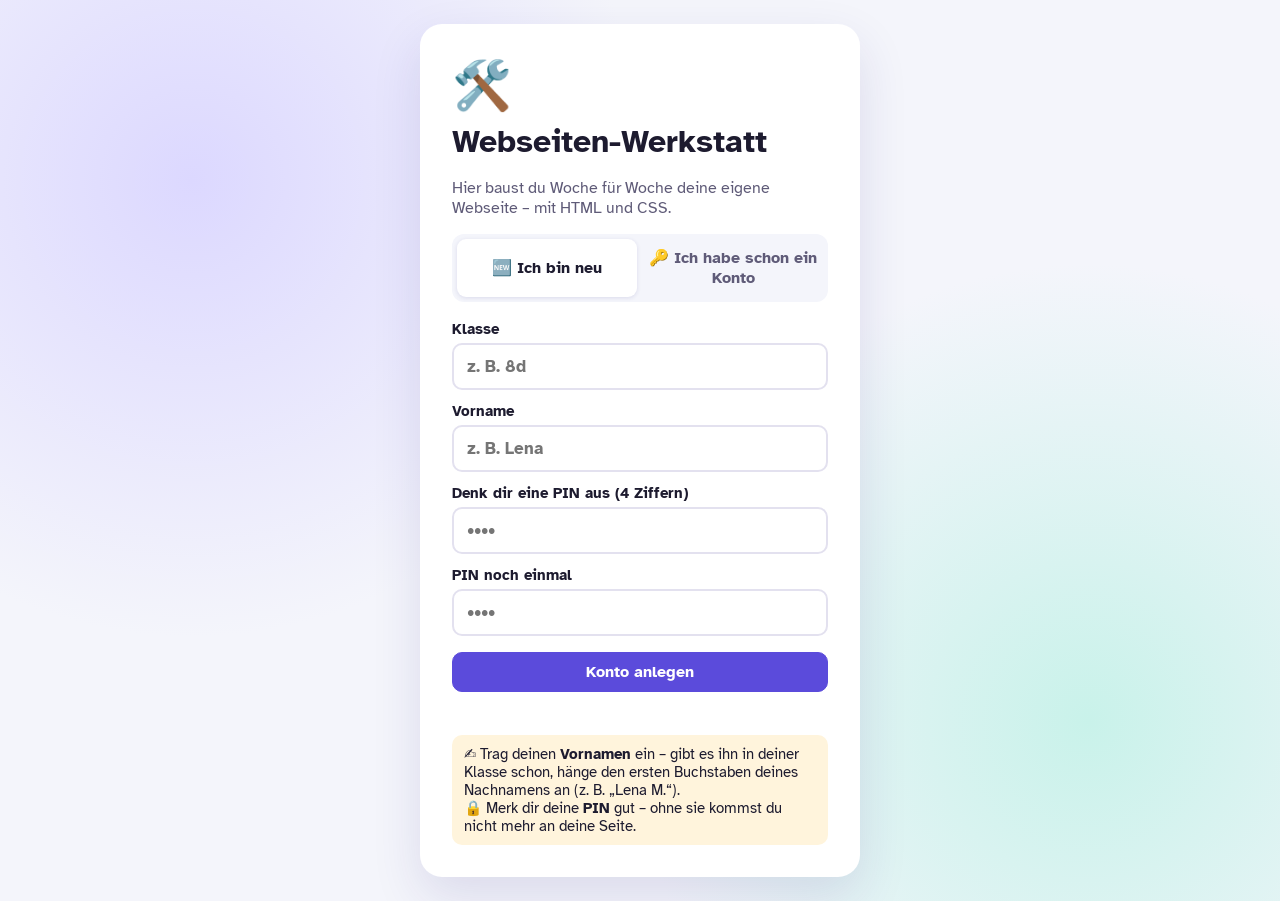
<file: public/index.html>
<!DOCTYPE html>
<html lang="de">
<head>
  <meta charset="utf-8">
  <meta name="viewport" content="width=device-width, initial-scale=1">
  <meta name="robots" content="noindex">
  <title>Webseiten-Werkstatt</title>
  <link rel="icon" href="data:image/svg+xml,<svg xmlns='http://www.w3.org/2000/svg' viewBox='0 0 100 100'><text y='.9em' font-size='90'>🛠️</text></svg>">
  <link rel="stylesheet" href="vendor/codemirror/codemirror.min.css">
  <link rel="stylesheet" href="styles.css?v=3">
</head>
<body>
  <!-- Anmeldung -->
  <div id="login" class="login">
    <div class="login-card">
      <div class="login-logo">🛠️</div>
      <h1>Webseiten-Werkstatt</h1>
      <p class="muted">Hier baust du Woche für Woche deine eigene Webseite – mit HTML und CSS.</p>
      <div class="mode" role="tablist">
        <button type="button" id="m-new" class="on">🆕 Ich bin neu</button>
        <button type="button" id="m-old">🔑 Ich habe schon ein Konto</button>
      </div>
      <form id="login-form" autocomplete="off">
        <label>Klasse <input id="l-kurs" required placeholder="z. B. 8d"></label>
        <label>Vorname <input id="l-nick" required maxlength="20" placeholder="z. B. Lena"></label>
        <label><span id="l-pin-lbl">Denk dir eine PIN aus (4 Ziffern)</span> <input id="l-pin" required inputmode="numeric" pattern="\d{4}" maxlength="4" type="password" placeholder="••••"></label>
        <label id="l-pin2-wrap">PIN noch einmal <input id="l-pin2" inputmode="numeric" pattern="\d{4}" maxlength="4" type="password" placeholder="••••"></label>
        <button type="submit" class="btn primary" id="l-go">Konto anlegen</button>
        <p class="login-msg" id="l-msg" role="alert"></p>
      </form>
      <div class="login-hint">✍️ Trag deinen <b>Vornamen</b> ein – gibt es ihn in deiner Klasse schon, hänge den ersten Buchstaben deines Nachnamens an (z. B. „Lena M.“).<br>🔒 Merk dir deine <b>PIN</b> gut – ohne sie kommst du nicht mehr an deine Seite.</div>
    </div>
  </div>

  <!-- Werkstatt -->
  <div id="app" hidden>
    <header class="bar">
      <div class="namebadge" id="me-name" title="Webseiten-Werkstatt"></div>
      <div class="st-nav">
        <button class="icon-btn" id="st-prev" title="Vorherige Station">‹</button>
        <button class="st-pick" id="st-pick"></button>
        <button class="icon-btn" id="st-next" title="Nächste Station">›</button>
      </div>
      <nav class="views">
        <button data-view="station" class="on">📘 Station</button>
        <button data-view="map">🗺️ Übersicht</button>
        <button data-view="note">🎓 Meine Note</button>
        <button data-view="spick">📚 Spickzettel</button>
        <button data-view="tasten">⌨️ Tasten</button>
      </nav>
      <div class="me">
                <span class="save" id="save-state"></span>
        <button class="btn small" id="logout">Abmelden</button>
      </div>
    </header>

    <div class="split" id="split">
      <section class="learn" id="learn"></section>
      <section class="work">
        <div class="work-bar">
          <div class="files">
            <button data-file="html" class="on">📄 index.html</button>
            <button data-file="css" hidden>🎨 style.css</button>
          </div>
          <div class="tools">
            <button id="t-xray" title="Zeigt alle Boxen deiner Seite" hidden>🔍 Röntgenblick</button>
            <button id="t-share" title="Deine Seite auf Handy oder iPad ansehen">📱 Auf Handy/iPad ansehen</button>
            <button id="t-big" title="Vorschau groß anzeigen">⤢ Groß</button>
            <div class="more"><button id="t-more" title="Weitere Werkzeuge">⋯</button>
              <div class="more-menu" id="more-menu" hidden>
                <button id="t-versions">🕘 Ältere Versionen</button>
                <button id="t-download">⬇️ Seite herunterladen</button>
                <button id="t-import">📥 Code aus CodePen übernehmen</button>
              </div>
            </div>
          </div>
        </div>
        <div class="editor" id="editor"></div>
        <button class="detective" id="detective" aria-expanded="false"></button>
        <div class="detective-list" id="detective-list" hidden></div>
        <div class="preview-wrap">
          <div class="preview-bar"><span>👁️ So sieht deine Seite aus</span><span class="pv-title" id="pv-title"></span></div>
          <iframe id="preview" title="Vorschau deiner Seite" sandbox="allow-scripts allow-popups allow-popups-to-escape-sandbox"></iframe>
        </div>
      </section>
    </div>
  </div>

  <dialog id="dlg"><div id="dlg-body"></div></dialog>
  <div class="toast" id="toast" role="status"></div>

  <script src="vendor/codemirror/codemirror.min.js"></script>
  <script src="vendor/codemirror/mode/xml/xml.min.js"></script>
  <script src="vendor/codemirror/mode/javascript/javascript.min.js"></script>
  <script src="vendor/codemirror/mode/css/css.min.js"></script>
  <script src="vendor/codemirror/mode/htmlmixed/htmlmixed.min.js"></script>
  <script src="vendor/codemirror/addon/edit/closetag.min.js"></script>
  <script src="vendor/codemirror/addon/edit/closebrackets.min.js"></script>
  <script src="vendor/codemirror/addon/fold/xml-fold.min.js"></script>
  <script src="vendor/codemirror/addon/edit/matchtags.min.js"></script>
  <script src="vendor/codemirror/addon/selection/active-line.min.js"></script>
  <script src="vendor/qrcode.min.js"></script>
  <script src="checks.js?v=3"></script>
  <script src="stations.js?v=3"></script>
  <script src="app.js?v=5"></script>
</body>
</html>
</file>
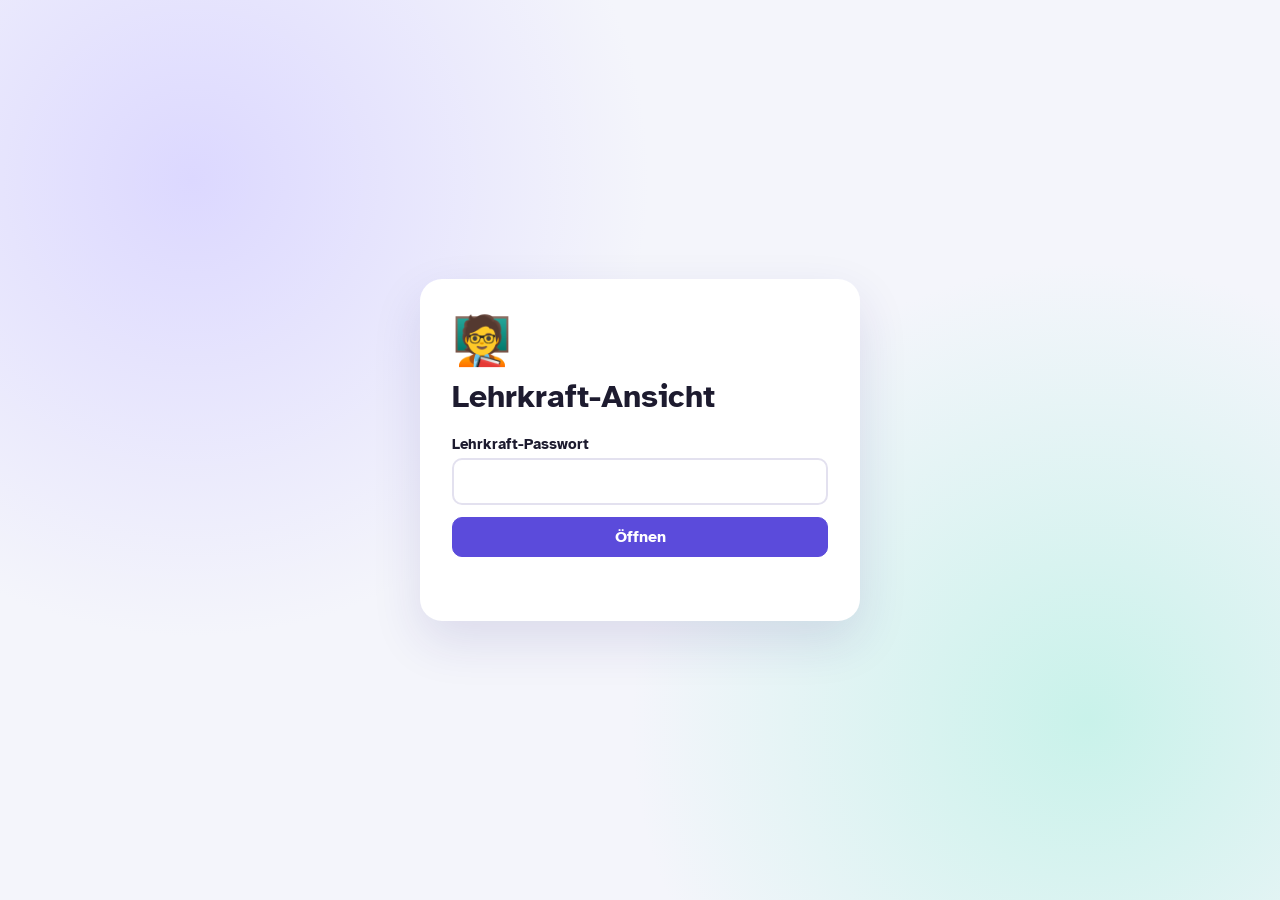
<file: public/lehrkraft.html>
<!DOCTYPE html>
<html lang="de">
<head>
  <meta charset="utf-8">
  <meta name="viewport" content="width=device-width, initial-scale=1">
  <meta name="robots" content="noindex">
  <title>Werkstatt – Lehrkraft</title>
  <link rel="stylesheet" href="styles.css?v=1">
  <style>
    body { overflow: auto; }
    .t-wrap { max-width: 1400px; margin: 0 auto; padding: 20px 24px 60px; }
    .t-top { display: flex; gap: 12px; align-items: center; flex-wrap: wrap; margin-bottom: 16px; }
    .t-top h1 { margin: 0 auto 0 0; font-size: 1.5rem; }
    .t-top select { padding: 8px 10px; border-radius: 10px; border: 1px solid var(--line); font: inherit; }
    table.cls { width: 100%; border-collapse: collapse; background: #fff; border-radius: 14px; overflow: hidden; font-size: .93rem; }
    table.cls th, table.cls td { padding: 9px 10px; border-bottom: 1px solid var(--line); text-align: left; vertical-align: middle; }
    table.cls th { background: #f7f6fd; font-size: .82rem; text-transform: uppercase; letter-spacing: .03em; color: var(--muted); }
    table.cls tr:hover td { background: #fbfaff; }
    .rate { display: inline-flex; gap: 3px; }
    .rate button { width: 30px; height: 30px; border-radius: 8px; border: 1px solid var(--line); background: #fff; font-weight: 700; }
    .rate button.on { background: var(--accent); color: #fff; border-color: var(--accent); }
    .note-big { font-size: 1.3rem; font-weight: 700; }
    .chip { display: inline-block; padding: 2px 8px; border-radius: 99px; font-size: .8rem; font-weight: 700; background: var(--bg); }
    .chip.err { background: var(--bad-soft); color: var(--bad); }
    .chip.ok { background: var(--ok-soft); color: var(--ok); }
    .detail { display: grid; grid-template-columns: 1fr 1fr; gap: 16px; }
    .detail iframe { width: 100%; height: 480px; border: 1px solid var(--line); border-radius: 12px; background: #fff; }
    #dlg { width: min(1200px, 96vw); }
    .bericht { white-space: pre-wrap; background: var(--bg); border-radius: 10px; padding: 12px 14px; font-size: .9rem; line-height: 1.5; }
    .codeview { font-family: var(--mono); font-size: .8rem; white-space: pre; background: #1e1b2e; color: #eee; border-radius: 10px; padding: 10px; max-height: 300px; overflow: auto; }
    .ev td { font-size: .88rem; }
    .ev .pts { min-width: 0; width: 60px; }
    .login-card .row { display: flex; gap: 8px; }
    .hint { font-size: .88rem; color: var(--muted); }
  </style>
</head>
<body>
  <div class="login" id="t-login">
    <div class="login-card">
      <div class="login-logo">🧑‍🏫</div>
      <h1>Lehrkraft-Ansicht</h1>
      <form id="t-form"><label>Lehrkraft-Passwort <input type="password" id="t-key" required></label>
        <button class="btn primary" type="submit">Öffnen</button><p class="login-msg" id="t-msg"></p></form>
    </div>
  </div>

  <div class="t-wrap" id="t-app" hidden>
    <div class="t-top">
      <h1>🧑‍🏫 Webseiten-Werkstatt · Lehrkraft</h1>
      <label>Klasse <select id="t-kurs"></select></label>
      <button class="btn" id="t-reload">↻ Aktualisieren</button>
      <button class="btn primary" id="t-gen-all">⚙️ Noten generieren</button>
      <button class="btn" id="t-csv">⬇️ CSV</button>
      <button class="btn" id="t-print">🖨️ Berichte drucken</button>
      <button class="btn danger" id="t-clear">🧹 Daten löschen</button>
    </div>
    <p class="hint">K1–K7 werden automatisch aus dem gespeicherten Code ermittelt. K8 (Code erklären, zählt doppelt) und K9 (Gesamteindruck) vergibst du bei der Abnahme mit einem Klick (0–3). Danach erzeugt „Noten generieren“ für alle vollständig bewerteten SuS einen Notenvorschlag mit Kurzbericht. Du kannst jeden Vorschlag in den Details mit Begründung ändern.</p>
    <table class="cls" id="t-table"></table>
  </div>

  <dialog id="dlg"><div id="dlg-body"></div></dialog>
  <div class="toast" id="toast"></div>

  <script src="checks.js?v=1"></script>
  <script src="stations.js?v=1"></script>
  <script src="lehrkraft.js?v=1"></script>
</body>
</html>
</file>
<file: public/styles.css>
/* Webseiten-Werkstatt – Gestaltung (Desktop-PCs, ab ca. 1280 px Breite) */
@font-face { font-family: "Atkinson"; src: url(fonts/atkinson-400.woff2) format("woff2"); font-weight: 400; font-display: swap; }
@font-face { font-family: "Atkinson"; src: url(fonts/atkinson-700.woff2) format("woff2"); font-weight: 700; font-display: swap; }
@font-face { font-family: "AtkinsonMono"; src: url(fonts/atkinson-mono-400.woff2) format("woff2"); font-weight: 400; font-display: swap; }

:root {
  --bg: #f4f5fb; --card: #fff; --ink: #1d1b2f; --muted: #5f5b78; --line: #e3e1ef;
  --accent: #5b4bdb; --accent-2: #0f9d8a; --accent-soft: #ecebfd; --warn: #b45309; --warn-soft: #fff4dc;
  --ok: #138a4c; --ok-soft: #dcf6e7; --bad: #c0263d; --bad-soft: #fde5ea;
  --html: #e2552b; --css: #2563eb; --sel: #8b2fc9; --prop: #0b7a75; --val: #b4410c;
  --mono: "AtkinsonMono", ui-monospace, Consolas, monospace;
  --r: 14px;
}
* { box-sizing: border-box; }
[hidden] { display: none !important; }
html, body { margin: 0; height: 100%; }
body { font-family: "Atkinson", system-ui, sans-serif; font-size: 16px; color: var(--ink); background: var(--bg); }
button { font: inherit; cursor: pointer; }
input, textarea { font: inherit; }
code { font-family: var(--mono); background: var(--accent-soft); color: #3b2fa8; padding: 1px 5px; border-radius: 5px; font-size: .92em; }
kbd { font-family: var(--mono); background: #fff; border: 1px solid #c9c6dc; border-bottom-width: 3px; border-radius: 6px; padding: 1px 6px; font-size: .9em; }
h1, h2, h3, h4 { line-height: 1.25; }
.muted { color: var(--muted); }

.btn { border: 1px solid var(--line); background: #fff; color: var(--ink); border-radius: 10px; padding: 9px 16px; font-weight: 700; }
.btn:hover { border-color: var(--accent); }
.btn.primary { background: var(--accent); border-color: var(--accent); color: #fff; }
.btn.primary:hover { filter: brightness(1.08); }
.btn.small { padding: 5px 10px; font-size: .88rem; }
.btn.danger { color: var(--bad); }
.icon-btn { width: 34px; height: 34px; border-radius: 9px; border: 1px solid var(--line); background: #fff; font-size: 1.3rem; line-height: 1; }

/* ---------- Anmeldung ---------- */
.login { min-height: 100%; display: grid; place-items: center; padding: 24px;
  background: radial-gradient(circle at 15% 20%, #dcd8ff 0, transparent 35%), radial-gradient(circle at 85% 80%, #c9f2ea 0, transparent 35%), var(--bg); }
.login-card { width: min(440px, 100%); background: #fff; border-radius: 22px; padding: 32px; box-shadow: 0 20px 50px rgba(40, 30, 120, .12); }
.login-logo { font-size: 3rem; }
.login-card h1 { margin: 6px 0 4px; }
.login-card form { display: grid; gap: 12px; margin-top: 18px; }
.login-card label { display: grid; gap: 5px; font-weight: 700; font-size: .95rem; }
.login-card input { padding: 11px 13px; border: 2px solid var(--line); border-radius: 10px; font-size: 1.05rem; }
.login-card input:focus { outline: none; border-color: var(--accent); }
.login-actions { display: flex; gap: 10px; flex-wrap: wrap; margin-top: 4px; }
.login-msg { min-height: 1.3em; color: var(--bad); font-weight: 700; margin: 0; }
.login-hint { margin-top: 10px; background: var(--warn-soft); border-radius: 10px; padding: 10px 12px; font-size: .92rem; }

/* ---------- Kopfleiste ---------- */
#app { height: 100%; display: flex; flex-direction: column; }
.bar { flex-shrink: 0; height: 56px; display: flex; align-items: center; gap: 16px; padding: 0 16px; background: #fff; border-bottom: 1px solid var(--line); }
.logo { font-weight: 700; font-size: 1.05rem; white-space: nowrap; }
.st-nav { display: flex; align-items: center; gap: 6px; }
.st-pick { border: 1px solid var(--line); background: var(--accent-soft); border-radius: 10px; padding: 6px 12px; font-weight: 700; color: #3b2fa8; max-width: 330px; white-space: nowrap; overflow: hidden; text-overflow: ellipsis; }
.views { display: flex; gap: 4px; }
.views button { border: 0; background: none; border-radius: 9px; padding: 7px 10px; font-weight: 700; color: var(--muted); }
.views button:hover { background: var(--bg); color: var(--ink); }
.views button.on { background: var(--ink); color: #fff; }
.me { margin-left: auto; display: flex; align-items: center; gap: 10px; font-size: .9rem; white-space: nowrap; }
.me .nick { font-weight: 700; }
.me .save { color: var(--muted); }
.me .save.bad { color: var(--bad); font-weight: 700; }

/* ---------- Zweiteilung ---------- */
.split { flex: 1; min-height: 0; display: grid; grid-template-columns: minmax(480px, 44%) 1fr; }
.learn { overflow-y: auto; padding: 22px 26px 60px; border-right: 1px solid var(--line); }
.work { display: flex; flex-direction: column; min-height: 0; background: #fff; }
.split.big .learn { display: none; }
.split.big { grid-template-columns: 1fr; }

/* ---------- Station ---------- */
.st-head { margin-bottom: 16px; }
.st-kicker { display: flex; gap: 8px; align-items: center; font-size: .85rem; font-weight: 700; color: var(--muted); text-transform: uppercase; letter-spacing: .04em; }
.st-head h1 { margin: 4px 0 8px; font-size: 1.75rem; }
.ziel { margin: 0; background: var(--accent-soft); border-radius: 12px; padding: 10px 14px; font-weight: 700; color: #33298f; }
.card { background: var(--card); border: 1px solid var(--line); border-radius: var(--r); padding: 18px 20px; margin-bottom: 16px; }
.card > h2 { margin: 0 0 12px; font-size: 1.2rem; display: flex; align-items: center; gap: 8px; }
.card p { line-height: 1.6; margin: 0 0 10px; }
.card ul, .card ol { line-height: 1.6; padding-left: 22px; }
.tight li { margin-bottom: 4px; }
pre.code { font-family: var(--mono); background: #1e1b2e; color: #ece9ff; border-radius: 10px; padding: 12px 14px; font-size: .9rem; line-height: 1.55; overflow-x: auto; margin: 10px 0; white-space: pre; }
.note { background: var(--warn-soft); border-radius: 10px; padding: 10px 14px; margin: 10px 0; line-height: 1.55; }
.duo { display: grid; grid-template-columns: 1fr 1fr; gap: 12px; align-items: start; }
.duo h4 { margin: 0 0 4px; }
.duo > div { background: var(--bg); border-radius: 10px; padding: 10px 12px; }
.duo > pre.code { margin: 0; }
.flow { display: flex; align-items: stretch; gap: 8px; margin: 12px 0; }
.flow > div:not(.arrow) { flex: 1; background: var(--bg); border-radius: 12px; padding: 10px; text-align: center; display: grid; gap: 2px; }
.flow span { font-size: 1.6rem; }
.flow small { color: var(--muted); }
.flow .arrow { align-self: center; font-size: 1.5rem; color: var(--accent); }
.anatomy { font-family: var(--mono); font-size: 1.15rem; background: #1e1b2e; color: #fff; border-radius: 10px; padding: 12px 16px; display: inline-block; }
.a-start, .a-end { color: #ff9a7a; } .a-content { color: #fff; } .a-sel { color: #d9a7ff; } .a-prop { color: #6ee7d8; } .a-val { color: #ffc37a; }
.legend { font-size: .92rem; }
.legend span { font-weight: 700; padding: 1px 6px; border-radius: 5px; background: #1e1b2e; }
details.quiz { background: var(--accent-soft); border-radius: 10px; padding: 10px 14px; margin: 10px 0; }
details.quiz summary { font-weight: 700; cursor: pointer; }
details.quiz p { margin: 8px 0 0; }
.boxmodel { font-size: .82rem; font-weight: 700; margin: 10px 0; }
.boxmodel span { display: block; margin-bottom: 4px; }
.bm-margin { background: #fef3c7; border: 2px dashed #f59e0b; padding: 8px 14px 14px; border-radius: 10px; color: #92400e; }
.bm-border { background: #1e293b; padding: 8px 12px 12px; border-radius: 8px; color: #fff; }
.bm-padding { background: #bbf7d0; padding: 8px 12px 12px; border-radius: 6px; color: #166534; }
.bm-content { background: #fff; color: var(--ink); padding: 12px; border-radius: 4px; text-align: center; }
.layout-sketch { display: grid; gap: 6px; font-family: var(--mono); font-size: .8rem; text-align: center; }
.layout-sketch > div { border: 2px solid var(--css); border-radius: 8px; padding: 6px; background: #eff6ff; }
.ls-karten { display: flex; gap: 6px; margin-top: 6px; }
.ls-karten span { flex: 1; border: 2px solid var(--html); border-radius: 6px; padding: 8px 2px; background: #fff7ed; }
.check-list { list-style: none; padding: 0 !important; }
.check-list li { padding: 6px 0; border-bottom: 1px dashed var(--line); }

/* Ausprobieren-Bereich */
.auftrag { font-weight: 700; background: #f0fdfa; border-left: 4px solid var(--accent-2); padding: 8px 12px; border-radius: 6px; }
.sandbox { border: 1px solid var(--line); border-radius: 12px; overflow: hidden; margin-top: 10px; }
.sb-bar { display: flex; align-items: center; gap: 6px; background: var(--bg); padding: 6px 8px; border-bottom: 1px solid var(--line); }
.sb-bar .tab { border: 0; background: none; padding: 5px 10px; border-radius: 7px; font-weight: 700; color: var(--muted); }
.sb-bar .tab.on { background: #fff; color: var(--ink); box-shadow: 0 1px 2px rgba(0,0,0,.08); }
.sb-bar .sp { flex: 1; }
.sb-bar label { font-size: .85rem; font-weight: 700; display: flex; align-items: center; gap: 5px; }
.sb-edit .CodeMirror { height: 190px; font-size: 14px; }
.sb-prev { width: 100%; height: 210px; border: 0; border-top: 1px solid var(--line); background: #fff; display: block; }
.mini { margin-top: 10px; display: flex; gap: 8px; align-items: flex-start; padding: 8px 12px; border-radius: 10px; background: var(--bg); font-weight: 700; color: var(--muted); }
.mini.ok { background: var(--ok-soft); color: var(--ok); }

/* Aufgaben */
.tasks { list-style: none; padding: 0 !important; margin: 0 0 6px; }
.tasks li { display: flex; gap: 10px; align-items: flex-start; padding: 8px 10px; border-radius: 10px; margin-bottom: 6px; background: var(--bg); line-height: 1.45; }
.tasks li.done { background: var(--ok-soft); }
.tasks .st { flex-shrink: 0; width: 24px; height: 24px; border-radius: 50%; display: grid; place-items: center; font-size: .85rem; font-weight: 700; background: #fff; border: 2px solid #cfcbe3; }
.tasks li.done .st { background: var(--ok); border-color: var(--ok); color: #fff; }
.tasks input[type=checkbox] { width: 22px; height: 22px; margin: 1px; accent-color: var(--ok); flex-shrink: 0; }
.tasks .auto { font-size: .75rem; color: var(--muted); font-weight: 700; margin-left: auto; white-space: nowrap; }
.sub { margin: 14px 0 8px; font-size: 1rem; display: flex; gap: 8px; align-items: center; }
.badge { display: inline-block; font-size: .78rem; font-weight: 700; padding: 2px 8px; border-radius: 99px; background: var(--accent-soft); color: #3b2fa8; }
.badge.ok { background: var(--ok-soft); color: var(--ok); }
.themen { display: flex; flex-wrap: wrap; gap: 6px; }
.themen span { background: var(--bg); border-radius: 99px; padding: 5px 11px; font-size: .92rem; }
.st-foot { display: flex; justify-content: space-between; gap: 10px; margin-top: 10px; }
.done-banner { background: var(--ok-soft); color: var(--ok); font-weight: 700; padding: 10px 14px; border-radius: 10px; margin-bottom: 10px; }

/* Übersicht */
.phase-h { margin: 22px 0 8px; font-size: .85rem; text-transform: uppercase; letter-spacing: .05em; color: var(--muted); }
.map { display: grid; grid-template-columns: repeat(auto-fill, minmax(200px, 1fr)); gap: 10px; }
.map button { text-align: left; background: #fff; border: 1px solid var(--line); border-radius: 12px; padding: 10px 12px; display: grid; gap: 4px; }
.map button:hover { border-color: var(--accent); }
.map .mt { font-weight: 700; }
.map .mm { font-size: .82rem; color: var(--muted); }
.map button.done { background: var(--ok-soft); border-color: #a7e3c3; }
.map button.cur { outline: 3px solid var(--accent); }
.bar-prog { height: 10px; border-radius: 99px; background: var(--line); overflow: hidden; margin: 6px 0 2px; }
.bar-prog > div { height: 100%; background: linear-gradient(90deg, var(--accent), var(--accent-2)); }

/* Note */
table.crit { width: 100%; border-collapse: collapse; font-size: .92rem; }
table.crit th, table.crit td { border-bottom: 1px solid var(--line); padding: 8px 6px; text-align: left; vertical-align: top; }
table.crit th { background: var(--bg); }
.pts { font-weight: 700; white-space: nowrap; }
.stufen { margin: 4px 0 0; padding-left: 18px !important; color: var(--muted); font-size: .85rem; }
.stufen li.hit { color: var(--ink); font-weight: 700; }

/* Spickzettel & Tasten */
table.spick { width: 100%; border-collapse: collapse; }
table.spick td { padding: 6px 4px; border-bottom: 1px solid var(--line); vertical-align: middle; }
table.spick td:first-child { font-family: var(--mono); font-size: .88rem; white-space: nowrap; }
.copy { border: 1px solid var(--line); background: #fff; border-radius: 7px; padding: 2px 7px; font-size: .8rem; }
.keys { display: grid; gap: 8px; }
.keys div { display: flex; gap: 12px; align-items: center; background: var(--bg); border-radius: 10px; padding: 8px 12px; }
.keys .big { font-family: var(--mono); font-size: 1.4rem; font-weight: 700; width: 46px; text-align: center; }

/* ---------- Arbeitsbereich rechts ---------- */
.work-bar { flex-shrink: 0; display: flex; justify-content: space-between; align-items: center; gap: 8px; padding: 6px 10px; border-bottom: 1px solid var(--line); background: #fbfbfe; }
.files { display: flex; gap: 4px; }
.files button { border: 1px solid transparent; background: none; padding: 7px 14px; border-radius: 9px; font-weight: 700; color: var(--muted); }
.files button.on[data-file=html] { background: #fff1ec; color: var(--html); border-color: #fbc7b6; }
.files button.on[data-file=css] { background: #eef4ff; color: var(--css); border-color: #bcd2fb; }
.tools { display: flex; gap: 4px; flex-wrap: wrap; justify-content: flex-end; }
.tools button { border: 1px solid var(--line); background: #fff; border-radius: 8px; padding: 5px 9px; font-size: .85rem; font-weight: 700; }
.tools button.on { background: var(--ink); color: #fff; border-color: var(--ink); }
.editor { flex: 1 1 52%; min-height: 0; position: relative; }
.editor .CodeMirror { position: absolute; inset: 0; height: 100%; font-size: 15px; }
.CodeMirror { font-family: var(--mono); line-height: 1.5; }
.CodeMirror-gutters { background: #fafaff; border-right: 1px solid var(--line); }
.CodeMirror-activeline-background { background: #f5f3ff; }
.cm-err-line { background: #fde5ea !important; }
.cm-warn-line { background: #fff4dc !important; }
.cm-s-default .cm-tag { color: var(--html); font-weight: 700; }
.cm-s-default .cm-attribute { color: #7c3aed; }
.cm-s-default .cm-string { color: #0b7a75; }
.cm-s-default .cm-property { color: var(--prop); }
.cm-s-default .cm-qualifier, .cm-s-default .cm-builtin { color: var(--sel); font-weight: 700; }
.cm-s-default .cm-comment { color: #8a87a3; }
.detective { flex-shrink: 0; text-align: left; border: 0; border-top: 1px solid var(--line); padding: 8px 14px; font-weight: 700; background: var(--ok-soft); color: var(--ok); }
.detective.has-err { background: var(--bad-soft); color: var(--bad); }
.detective.has-warn { background: var(--warn-soft); color: var(--warn); }
.detective-list { flex-shrink: 0; max-height: 160px; overflow-y: auto; border-top: 1px solid var(--line); background: #fff; }
.detective-list button { display: flex; gap: 8px; width: 100%; text-align: left; border: 0; border-bottom: 1px solid var(--line); background: #fff; padding: 7px 14px; font-size: .92rem; }
.detective-list button:hover { background: var(--bg); }
.detective-list .where { font-family: var(--mono); color: var(--muted); white-space: nowrap; }
.preview-wrap { flex: 1 1 48%; min-height: 0; display: flex; flex-direction: column; border-top: 3px solid var(--line); }
.preview-bar { display: flex; justify-content: space-between; padding: 5px 12px; font-size: .85rem; font-weight: 700; color: var(--muted); background: #fbfbfe; border-bottom: 1px solid var(--line); }
.pv-title { font-weight: 400; }
#preview { flex: 1; width: 100%; border: 0; background: #fff; }
.split.big .editor { flex-basis: 40%; }
.split.big .preview-wrap { flex-basis: 60%; }

/* Dialog, Toast */
dialog { border: 0; border-radius: 18px; padding: 0; width: min(760px, 92vw); max-height: 86vh; box-shadow: 0 30px 80px rgba(20, 10, 80, .3); }
dialog::backdrop { background: rgba(20, 16, 50, .45); }
#dlg-body { padding: 22px 24px; overflow-y: auto; max-height: 86vh; }
#dlg-body h2 { margin-top: 0; }
#dlg-body textarea { width: 100%; min-height: 140px; font-family: var(--mono); font-size: .88rem; border: 1px solid var(--line); border-radius: 10px; padding: 10px; }
.dlg-actions { display: flex; gap: 8px; justify-content: flex-end; margin-top: 14px; }
.vlist { display: grid; gap: 6px; }
.vlist button { text-align: left; border: 1px solid var(--line); background: #fff; border-radius: 10px; padding: 8px 12px; }
.vlist button:hover { border-color: var(--accent); }
.picker { display: grid; gap: 4px; }
.picker button { display: flex; gap: 10px; align-items: center; text-align: left; border: 1px solid var(--line); background: #fff; border-radius: 10px; padding: 8px 12px; }
.picker button.done { background: var(--ok-soft); }
.picker button.cur { outline: 2px solid var(--accent); }
.picker .ph { margin: 10px 0 2px; font-size: .78rem; font-weight: 700; color: var(--muted); text-transform: uppercase; }
.toast { position: fixed; left: 50%; bottom: 24px; transform: translate(-50%, 20px); opacity: 0; pointer-events: none; transition: .25s; background: var(--ink); color: #fff; padding: 10px 18px; border-radius: 12px; font-weight: 700; z-index: 100; }
.toast.show { opacity: 1; transform: translate(-50%, 0); }
.training { background: var(--bg); border-radius: 12px; padding: 12px; margin-top: 10px; }
.training pre.code { font-size: 1rem; }

@media (max-width: 1250px) {
  .logo span { display: none; }
  .views button { padding: 7px 7px; font-size: .9rem; }
  .split { grid-template-columns: minmax(430px, 46%) 1fr; }
  .tools button { font-size: .78rem; padding: 4px 6px; }
}

/* ---------- Feinschliff für 1366 × 768 ---------- */
.views button, .tools button, .files button, .st-pick, .me { white-space: nowrap; }
pre.code { white-space: pre-wrap; }
.pts { white-space: normal; min-width: 150px; }
.stufen { list-style: none; padding-left: 0 !important; }
.stufen li::before { content: "○ "; }
.stufen li.hit::before { content: "● "; color: var(--accent); }
table.crit td:nth-child(2) { width: 46%; }
@media (max-width: 1440px) {
  .logo span { display: none; }
  .bar { gap: 10px; padding: 0 10px; }
  .views button { padding: 7px 8px; font-size: .9rem; }
  .st-pick { max-width: 250px; }
  .me .save { display: none; }
  .me .save.bad { display: inline; }
}
@media (max-width: 1440px) {
  .tools .lbl { display: none; }
}

/* ---------- Name in der Ecke, Entfalten, Mehr-Menü ---------- */
.namebadge { flex-shrink: 0; font-size: 1.35rem; font-weight: 700; color: #fff; background: linear-gradient(135deg, var(--accent), #8b5cf6);
  padding: 6px 16px; border-radius: 12px; max-width: 220px; white-space: nowrap; overflow: hidden; text-overflow: ellipsis; letter-spacing: .01em; }
.namebadge::before { content: "👋 "; }
.split.solo { grid-template-columns: 1fr; }
.split.solo .work { display: none; }
.split.solo .learn { border-right: 0; }
.split.solo .learn > * { max-width: 920px; margin-left: auto; margin-right: auto; }
.more { position: relative; }
.more-menu { position: absolute; right: 0; top: calc(100% + 6px); background: #fff; border: 1px solid var(--line); border-radius: 12px; box-shadow: 0 12px 30px rgba(20,10,80,.15); padding: 6px; z-index: 20; display: grid; min-width: 250px; }
.more-menu button { border: 0 !important; text-align: left; padding: 9px 12px !important; border-radius: 8px !important; font-size: .92rem !important; }
.more-menu button:hover { background: var(--bg) !important; }
.unfold { display: flex; justify-content: center; margin: 4px 0 18px; }
.unfold .btn { font-size: 1.02rem; padding: 11px 22px; }
.card.new { animation: pop .45s ease; }
@keyframes pop { from { opacity: 0; transform: translateY(12px); } to { opacity: 1; transform: none; } }
.locked-hint { background: var(--accent-soft); border-radius: 12px; padding: 12px 14px; font-weight: 700; color: #33298f; margin-bottom: 16px; }
details.more-info { background: var(--bg); border-radius: 10px; padding: 8px 12px; margin: 10px 0; }
details.more-info summary { cursor: pointer; font-weight: 700; }
details.more-info[open] summary { margin-bottom: 6px; }
details.bonus summary { cursor: pointer; font-weight: 700; margin: 12px 0 8px; }
/* Station 1 */
.steps-flow { display: grid; grid-template-columns: repeat(4, 1fr); gap: 10px; margin: 12px 0; }
.steps-flow > div { background: var(--bg); border-radius: 14px; padding: 14px 10px; text-align: center; opacity: .25; transition: .35s; }
.steps-flow > div.on { opacity: 1; background: #fff; box-shadow: 0 6px 18px rgba(40,30,120,.1); outline: 2px solid var(--accent-soft); }
.steps-flow .big { font-size: 2rem; display: block; }
.steps-flow > div > b { display: block; margin: 4px 0; }
.steps-flow small { color: var(--muted); line-height: 1.4; display: block; }
.demo { display: grid; grid-template-columns: 1fr 1fr; gap: 12px; margin-top: 10px; }
.demo.one { grid-template-columns: 1fr; }
.demo iframe { width: 100%; height: 300px; border: 1px solid var(--line); border-radius: 12px; background: #fff; }
.demo pre.code { margin: 0; height: 300px; overflow: auto; font-size: .82rem; }
.toggles { display: flex; gap: 8px; flex-wrap: wrap; }
.toggles button { border: 2px solid var(--line); background: #fff; border-radius: 10px; padding: 8px 14px; font-weight: 700; }
.toggles button.on { border-color: var(--accent); background: var(--accent-soft); color: #33298f; }
.sortq { display: grid; gap: 8px; }
.sortq .q { display: flex; align-items: center; gap: 10px; background: var(--bg); border-radius: 10px; padding: 8px 12px; }
.sortq .q span { flex: 1; }
.sortq .q button { border: 2px solid var(--line); background: #fff; border-radius: 8px; padding: 5px 12px; font-weight: 700; }
.sortq .q.right { background: var(--ok-soft); }
.sortq .q.wrong { background: var(--bad-soft); }
.thema-input { display: flex; gap: 8px; margin: 10px 0; }
.thema-input input { flex: 1; padding: 10px 12px; border: 2px solid var(--line); border-radius: 10px; font-size: 1.05rem; }
.themen span { cursor: pointer; }
.themen span:hover { background: var(--accent-soft); }
/* Spickzettel als Karten statt breiter Tabelle */
.spick-list { display: grid; gap: 6px; }
.spick-row { display: grid; grid-template-columns: minmax(0, 1.1fr) minmax(0, 1fr) auto; gap: 10px; align-items: center; background: var(--bg); border-radius: 10px; padding: 8px 10px; }
.spick-row code { white-space: pre-wrap; word-break: break-word; display: block; background: #fff; }
/* Teilen-Dialog */
.share-box { display: grid; grid-template-columns: auto 1fr; gap: 20px; align-items: center; }
.share-box .qr svg { width: 220px; height: 220px; display: block; }
.share-url { font-family: var(--mono); background: var(--bg); padding: 8px 10px; border-radius: 8px; word-break: break-all; font-size: 1.05rem; }
details.crit-d { border-bottom: 1px solid var(--line); padding: 8px 4px; }
details.crit-d summary { display: flex; align-items: center; gap: 10px; cursor: pointer; list-style: none; }
details.crit-d summary::before { content: "▸"; color: var(--muted); transition: .2s; }
details.crit-d[open] summary::before { transform: rotate(90deg); }
details.crit-d .ct { flex: 1; }
details.crit-d .cp { font-weight: 700; background: var(--bg); border-radius: 99px; padding: 3px 10px; font-size: .88rem; }
details.crit-d .cp.full { background: var(--ok-soft); color: var(--ok); }
details.crit-d .cp.man { color: var(--muted); }
.mode { display: grid; grid-template-columns: 1fr 1fr; gap: 6px; background: var(--bg); padding: 5px; border-radius: 12px; margin-top: 16px; }
.mode button { border: 0; background: none; border-radius: 9px; padding: 9px 6px; font-weight: 700; color: var(--muted); }
.mode button.on { background: #fff; color: var(--ink); box-shadow: 0 1px 4px rgba(40,30,120,.12); }
#l-go { margin-top: 4px; }
</file>
<file: public/vendor/codemirror/codemirror.min.css>
.CodeMirror{font-family:monospace;height:300px;color:#000;direction:ltr}.CodeMirror-lines{padding:4px 0}.CodeMirror pre.CodeMirror-line,.CodeMirror pre.CodeMirror-line-like{padding:0 4px}.CodeMirror-gutter-filler,.CodeMirror-scrollbar-filler{background-color:#fff}.CodeMirror-gutters{border-right:1px solid #ddd;background-color:#f7f7f7;white-space:nowrap}.CodeMirror-linenumber{padding:0 3px 0 5px;min-width:20px;text-align:right;color:#999;white-space:nowrap}.CodeMirror-guttermarker{color:#000}.CodeMirror-guttermarker-subtle{color:#999}.CodeMirror-cursor{border-left:1px solid #000;border-right:none;width:0}.CodeMirror div.CodeMirror-secondarycursor{border-left:1px solid silver}.cm-fat-cursor .CodeMirror-cursor{width:auto;border:0!important;background:#7e7}.cm-fat-cursor div.CodeMirror-cursors{z-index:1}.cm-fat-cursor .CodeMirror-line::selection,.cm-fat-cursor .CodeMirror-line>span::selection,.cm-fat-cursor .CodeMirror-line>span>span::selection{background:0 0}.cm-fat-cursor .CodeMirror-line::-moz-selection,.cm-fat-cursor .CodeMirror-line>span::-moz-selection,.cm-fat-cursor .CodeMirror-line>span>span::-moz-selection{background:0 0}.cm-fat-cursor{caret-color:transparent}@-moz-keyframes blink{50%{background-color:transparent}}@-webkit-keyframes blink{50%{background-color:transparent}}@keyframes blink{50%{background-color:transparent}}.cm-tab{display:inline-block;text-decoration:inherit}.CodeMirror-rulers{position:absolute;left:0;right:0;top:-50px;bottom:0;overflow:hidden}.CodeMirror-ruler{border-left:1px solid #ccc;top:0;bottom:0;position:absolute}.cm-s-default .cm-header{color:#00f}.cm-s-default .cm-quote{color:#090}.cm-negative{color:#d44}.cm-positive{color:#292}.cm-header,.cm-strong{font-weight:700}.cm-em{font-style:italic}.cm-link{text-decoration:underline}.cm-strikethrough{text-decoration:line-through}.cm-s-default .cm-keyword{color:#708}.cm-s-default .cm-atom{color:#219}.cm-s-default .cm-number{color:#164}.cm-s-default .cm-def{color:#00f}.cm-s-default .cm-variable-2{color:#05a}.cm-s-default .cm-type,.cm-s-default .cm-variable-3{color:#085}.cm-s-default .cm-comment{color:#a50}.cm-s-default .cm-string{color:#a11}.cm-s-default .cm-string-2{color:#f50}.cm-s-default .cm-meta{color:#555}.cm-s-default .cm-qualifier{color:#555}.cm-s-default .cm-builtin{color:#30a}.cm-s-default .cm-bracket{color:#997}.cm-s-default .cm-tag{color:#170}.cm-s-default .cm-attribute{color:#00c}.cm-s-default .cm-hr{color:#999}.cm-s-default .cm-link{color:#00c}.cm-s-default .cm-error{color:red}.cm-invalidchar{color:red}.CodeMirror-composing{border-bottom:2px solid}div.CodeMirror span.CodeMirror-matchingbracket{color:#0b0}div.CodeMirror span.CodeMirror-nonmatchingbracket{color:#a22}.CodeMirror-matchingtag{background:rgba(255,150,0,.3)}.CodeMirror-activeline-background{background:#e8f2ff}.CodeMirror{position:relative;overflow:hidden;background:#fff}.CodeMirror-scroll{overflow:scroll!important;margin-bottom:-50px;margin-right:-50px;padding-bottom:50px;height:100%;outline:0;position:relative;z-index:0}.CodeMirror-sizer{position:relative;border-right:50px solid transparent}.CodeMirror-gutter-filler,.CodeMirror-hscrollbar,.CodeMirror-scrollbar-filler,.CodeMirror-vscrollbar{position:absolute;z-index:6;display:none;outline:0}.CodeMirror-vscrollbar{right:0;top:0;overflow-x:hidden;overflow-y:scroll}.CodeMirror-hscrollbar{bottom:0;left:0;overflow-y:hidden;overflow-x:scroll}.CodeMirror-scrollbar-filler{right:0;bottom:0}.CodeMirror-gutter-filler{left:0;bottom:0}.CodeMirror-gutters{position:absolute;left:0;top:0;min-height:100%;z-index:3}.CodeMirror-gutter{white-space:normal;height:100%;display:inline-block;vertical-align:top;margin-bottom:-50px}.CodeMirror-gutter-wrapper{position:absolute;z-index:4;background:0 0!important;border:none!important}.CodeMirror-gutter-background{position:absolute;top:0;bottom:0;z-index:4}.CodeMirror-gutter-elt{position:absolute;cursor:default;z-index:4}.CodeMirror-gutter-wrapper ::selection{background-color:transparent}.CodeMirror-gutter-wrapper ::-moz-selection{background-color:transparent}.CodeMirror-lines{cursor:text;min-height:1px}.CodeMirror pre.CodeMirror-line,.CodeMirror pre.CodeMirror-line-like{-moz-border-radius:0;-webkit-border-radius:0;border-radius:0;border-width:0;background:0 0;font-family:inherit;font-size:inherit;margin:0;white-space:pre;word-wrap:normal;line-height:inherit;color:inherit;z-index:2;position:relative;overflow:visible;-webkit-tap-highlight-color:transparent;-webkit-font-variant-ligatures:contextual;font-variant-ligatures:contextual}.CodeMirror-wrap pre.CodeMirror-line,.CodeMirror-wrap pre.CodeMirror-line-like{word-wrap:break-word;white-space:pre-wrap;word-break:normal}.CodeMirror-linebackground{position:absolute;left:0;right:0;top:0;bottom:0;z-index:0}.CodeMirror-linewidget{position:relative;z-index:2;padding:.1px}.CodeMirror-rtl pre{direction:rtl}.CodeMirror-code{outline:0}.CodeMirror-gutter,.CodeMirror-gutters,.CodeMirror-linenumber,.CodeMirror-scroll,.CodeMirror-sizer{-moz-box-sizing:content-box;box-sizing:content-box}.CodeMirror-measure{position:absolute;width:100%;height:0;overflow:hidden;visibility:hidden}.CodeMirror-cursor{position:absolute;pointer-events:none}.CodeMirror-measure pre{position:static}div.CodeMirror-cursors{visibility:hidden;position:relative;z-index:3}div.CodeMirror-dragcursors{visibility:visible}.CodeMirror-focused div.CodeMirror-cursors{visibility:visible}.CodeMirror-selected{background:#d9d9d9}.CodeMirror-focused .CodeMirror-selected{background:#d7d4f0}.CodeMirror-crosshair{cursor:crosshair}.CodeMirror-line::selection,.CodeMirror-line>span::selection,.CodeMirror-line>span>span::selection{background:#d7d4f0}.CodeMirror-line::-moz-selection,.CodeMirror-line>span::-moz-selection,.CodeMirror-line>span>span::-moz-selection{background:#d7d4f0}.cm-searching{background-color:#ffa;background-color:rgba(255,255,0,.4)}.cm-force-border{padding-right:.1px}@media print{.CodeMirror div.CodeMirror-cursors{visibility:hidden}}.cm-tab-wrap-hack:after{content:''}span.CodeMirror-selectedtext{background:0 0}
</file>
